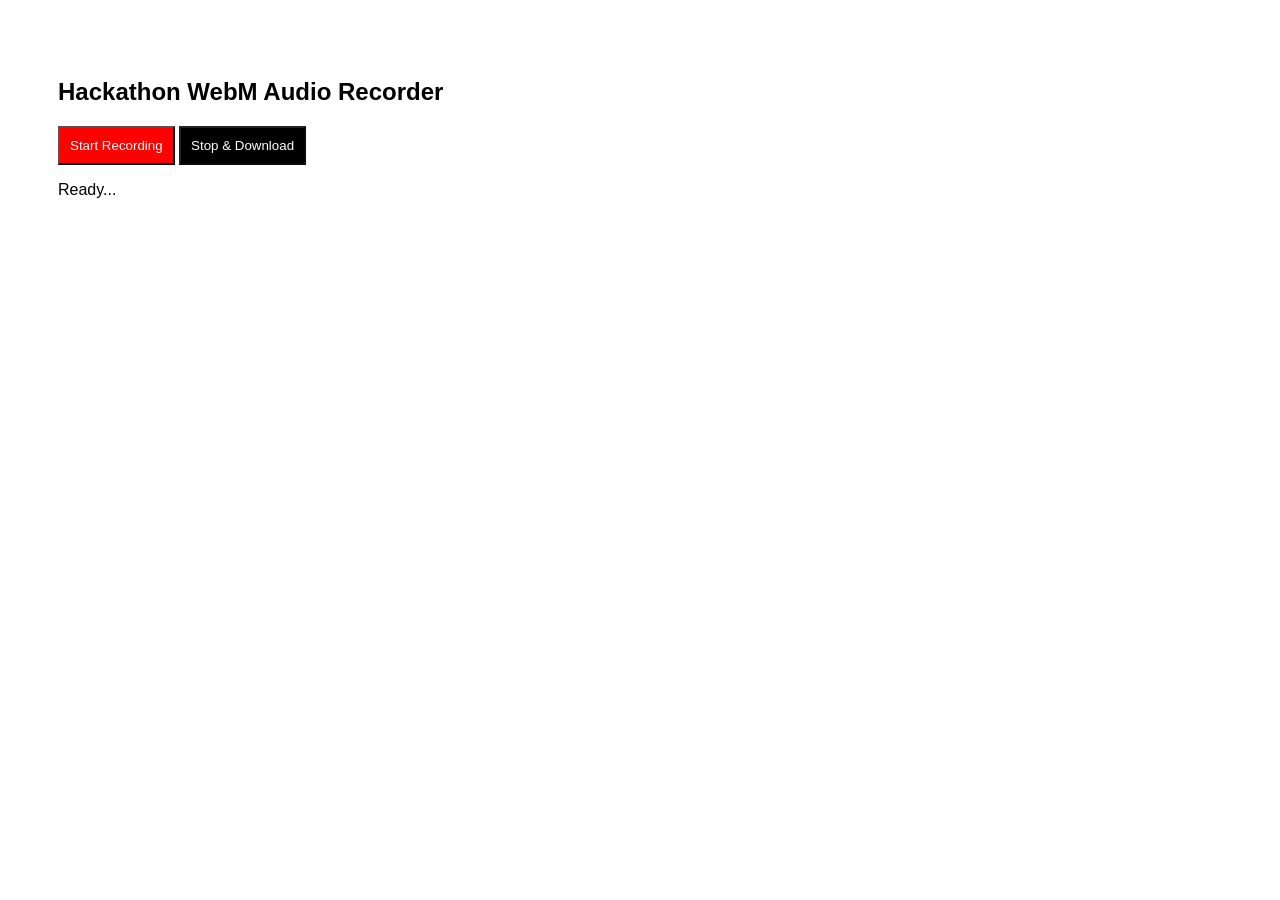
<file: backend/index.html>
<!DOCTYPE html>
<html>
<head>
    <title>SmartScribe WebM Recorder</title>
</head>
<body style="font-family: sans-serif; padding: 50px;">
    <h2>Hackathon WebM Audio Recorder</h2>
    <button id="start" style="padding: 10px; background: red; color: white;">Start Recording</button>
    <button id="stop" style="padding: 10px; background: black; color: white;" disabled>Stop & Download</button>
    <p id="status">Ready...</p>

    <script>
        let mediaRecorder;
        let audioChunks = [];

        document.getElementById('start').onclick = async () => {
            const stream = await navigator.mediaDevices.getUserMedia({ audio: true });
            mediaRecorder = new MediaRecorder(stream);
            
            mediaRecorder.ondataavailable = e => audioChunks.push(e.data);
            mediaRecorder.onstop = () => {
                const audioBlob = new Blob(audioChunks, { type: 'audio/webm' });
                const audioUrl = URL.createObjectURL(audioBlob);
                const a = document.createElement('a');
                a.href = audioUrl;
                a.download = 'smartscribe_test.webm';
                a.click();
                audioChunks = []; // reset
            };

            mediaRecorder.start();
            document.getElementById('start').disabled = true;
            document.getElementById('stop').disabled = false;
            document.getElementById('status').innerText = "Recording... Speak into your mic!";
        };

        document.getElementById('stop').onclick = () => {
            mediaRecorder.stop();
            document.getElementById('start').disabled = false;
            document.getElementById('stop').disabled = true;
            document.getElementById('status').innerText = "Downloaded 'smartscribe_test.webm'!";
        };
    </script>
</body>
</html>
</file>
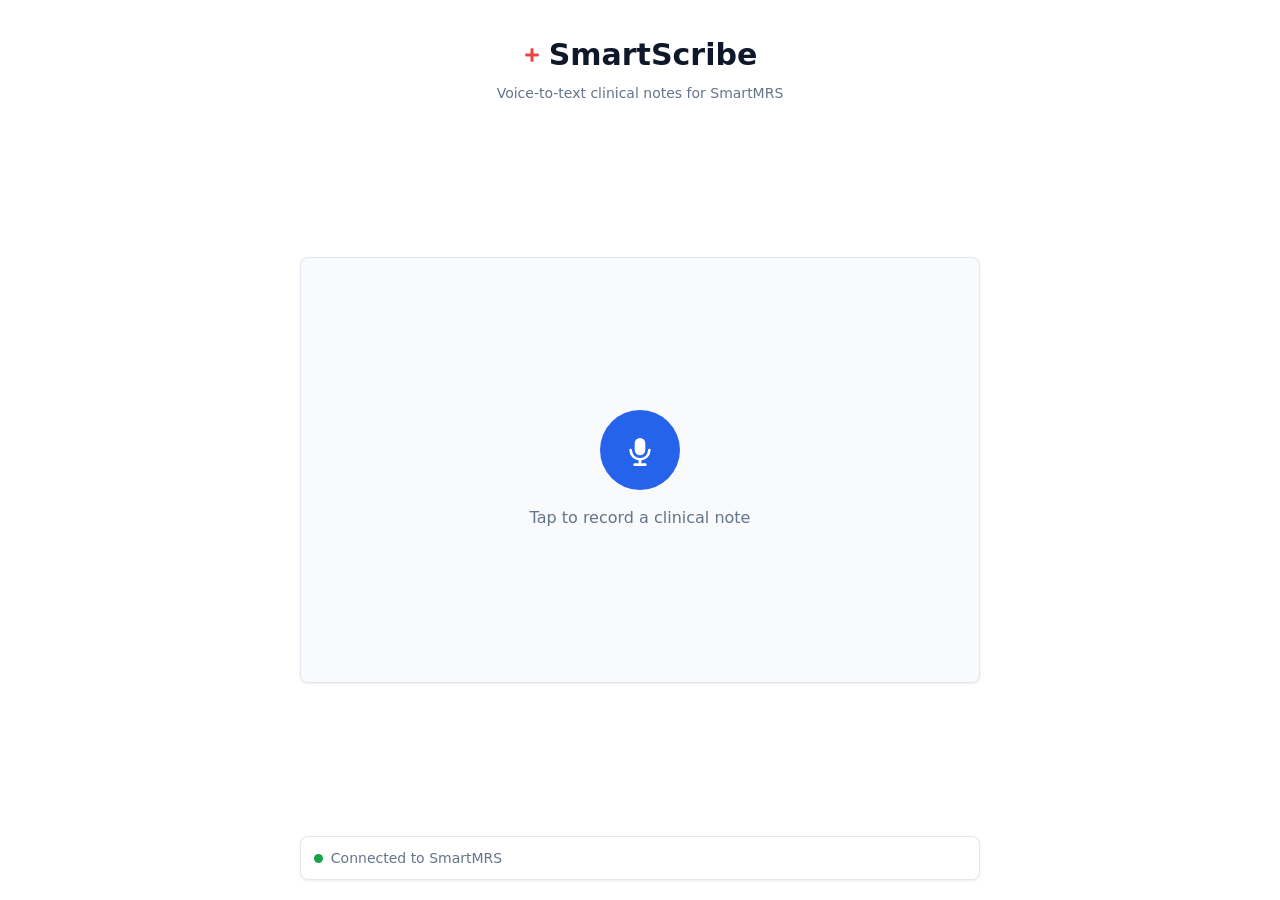
<file: frontend/index.html>
﻿<!DOCTYPE html>
<html lang="en">
<head>
  <meta charset="UTF-8" />
  <meta name="viewport" content="width=device-width, initial-scale=1.0" />
  <title>SmartScribe</title>
  <link rel="stylesheet" href="style.css" />
</head>
<body>
  <header class="app-header" aria-label="SmartScribe header">
    <div class="wordmark-row">
      <svg class="cross-icon" viewBox="0 0 24 24" aria-hidden="true" focusable="false">
        <rect x="10" y="3" width="4" height="18" rx="1"></rect>
        <rect x="3" y="10" width="18" height="4" rx="1"></rect>
      </svg>
      <h1>SmartScribe</h1>
    </div>
    <p class="tagline">Voice-to-text clinical notes for SmartMRS</p>
  </header>

  <main class="app-main" aria-label="SmartScribe main content">
    <section id="state-ready" class="state-card" aria-labelledby="ready-title">
      <h2 id="ready-title" class="visually-hidden">Ready state</h2>
      <div class="hero-wrap">
        <button id="start-btn" class="mic-btn" type="button" aria-label="Start recording">
          <svg viewBox="0 0 24 24" aria-hidden="true" focusable="false">
            <path d="M12 3a4 4 0 0 0-4 4v5a4 4 0 0 0 8 0V7a4 4 0 0 0-4-4Zm7 8a1 1 0 0 0-1 1 6 6 0 0 1-12 0 1 1 0 1 0-2 0 8 8 0 0 0 7 7.94V22H8a1 1 0 1 0 0 2h8a1 1 0 1 0 0-2h-3v-2.06A8 8 0 0 0 20 12a1 1 0 0 0-1-1Z"></path>
          </svg>
        </button>
        <p class="hint-text">Tap to record a clinical note</p>
      </div>
    </section>

    <section id="state-recording" class="state-card is-hidden" aria-labelledby="recording-title">
      <h2 id="recording-title" class="visually-hidden">Recording state</h2>
      <div class="hero-wrap">
        <button id="stop-btn" class="mic-btn stop-btn" type="button" aria-label="Stop recording">
          <svg viewBox="0 0 24 24" aria-hidden="true" focusable="false">
            <rect x="6" y="6" width="12" height="12" rx="1.5"></rect>
          </svg>
        </button>
        <div class="recording-row" aria-live="off">
          <span class="recording-dot" aria-hidden="true"></span>
          <span id="recording-timer" class="recording-timer">00:00</span>
          <span class="recording-text">Recording...</span>
        </div>
      </div>
    </section>

    <section id="state-review" class="state-card compact is-hidden" aria-labelledby="review-heading">
      <h2 id="review-heading">Review your note</h2>
      <p class="review-subtext">Edit for accuracy before submitting to SmartMRS</p>

      <div id="transcribe-loading" class="loading-wrap is-hidden" role="status" aria-live="polite">
        <p class="loading-label">Transcribing your note...</p>
        <div class="skeleton-line"></div>
        <div class="skeleton-line short"></div>
        <div class="skeleton-line"></div>
      </div>

      <div id="transcribe-error" class="inline-banner error is-hidden" role="alert">
        <p id="transcribe-error-text">Transcription failed.</p>
        <div class="inline-actions">
          <button id="retry-transcribe-btn" type="button" class="btn-secondary" aria-label="Retry transcription">Retry</button>
          <button id="rerecord-from-error-btn" type="button" class="btn-secondary" aria-label="Re-record note">Re-record</button>
        </div>
      </div>

      <div id="editor-wrap" class="editor-wrap is-hidden">
        <label for="note-textarea" class="input-label">Clinical note</label>
        <textarea id="note-textarea" rows="10" aria-label="Transcribed clinical note edit before submitting"></textarea>
        <div class="meta-row" aria-live="polite">
          <p id="word-count">0 words</p>
          <p id="char-count">0 characters</p>
        </div>

        <div class="action-row">
          <button id="rerecord-btn" type="button" class="btn-secondary" aria-label="Discard this note and record again">Re-record</button>
          <button id="submit-btn" type="button" class="btn-primary" aria-label="Submit note to SmartMRS">
            <span id="submit-btn-content">Submit to SmartMRS</span>
          </button>
        </div>
      </div>

      <div id="submit-error" class="inline-banner error is-hidden" role="alert">
        Could not reach SmartMRS. Note saved locally and will sync when reconnected.
      </div>

      <div id="submit-success" class="inline-banner success is-hidden" role="status" aria-live="polite">
        <p><strong>Saved to SmartMRS</strong></p>
        <p id="success-time"></p>
      </div>
    </section>

    <section id="pending-note-banner" class="pending-banner is-hidden" role="status" aria-live="polite">
      <p>You have an unsaved note from a previous session.</p>
      <div class="inline-actions">
        <button id="view-pending-btn" type="button" class="btn-secondary" aria-label="View unsaved note">View</button>
        <button id="discard-pending-btn" type="button" class="btn-secondary" aria-label="Discard unsaved note">Discard</button>
      </div>
    </section>

    <section id="global-banner" class="inline-banner info is-hidden" role="status" aria-live="polite"></section>

    <p id="live-region" class="visually-hidden" aria-live="polite"></p>
  </main>

  <footer class="app-footer" aria-label="SmartScribe status">
    <div class="status-bar" id="connection-status">
      <span class="status-dot" aria-hidden="true"></span>
      <p id="status-text">Connected to SmartMRS</p>
    </div>
  </footer>

  <script src="app.js"></script>
</body>
</html>
</file>
<file: frontend/style.css>
﻿:root {
  --color-bg: #ffffff;
  --color-surface: #f8fafc;
  --color-border: #e2e8f0;
  --color-text-primary: #0f172a;
  --color-text-muted: #64748b;
  --color-accent: #2563eb;
  --color-accent-hover: #1d4ed8;
  --color-danger: #ef4444;
  --color-danger-light: #fef2f2;
  --color-success: #16a34a;
  --color-success-light: #f0fdf4;
  --color-recording: #dc2626;
  --color-amber: #b45309;
  --color-amber-light: #fffbeb;

  --text-xs: 0.75rem;
  --text-sm: 0.875rem;
  --text-base: 1rem;
  --text-lg: 1.125rem;
  --text-xl: 1.25rem;
  --text-2xl: 1.5rem;
  --text-3xl: 1.875rem;

  --radius-card: 8px;
  --radius-control: 6px;
  --shadow-sm: 0 1px 3px rgba(0, 0, 0, 0.08);
  --fade-fast: 150ms;
}

* {
  box-sizing: border-box;
}

body {
  margin: 0;
  min-height: 100vh;
  font-family: system-ui, -apple-system, Segoe UI, sans-serif;
  font-size: var(--text-base);
  line-height: 1.5;
  color: var(--color-text-primary);
  background: var(--color-bg);
  display: flex;
  flex-direction: column;
}

h1,
h2,
p {
  margin: 0;
}

button,
textarea {
  font: inherit;
}

button {
  min-height: 44px;
  min-width: 44px;
  border-radius: var(--radius-control);
  border: 1px solid transparent;
  cursor: pointer;
}

button:disabled {
  cursor: not-allowed;
  opacity: 0.7;
}

button:focus-visible,
textarea:focus-visible {
  outline: 2px solid var(--color-accent);
  outline-offset: 2px;
}

.app-header,
.app-main,
.app-footer {
  width: min(680px, 100% - 2.5rem);
  margin-inline: auto;
}

.app-header {
  padding-top: 2rem;
  text-align: center;
}

.wordmark-row {
  display: inline-flex;
  align-items: center;
  justify-content: center;
  gap: 0.5rem;
}

.wordmark-row h1 {
  font-size: var(--text-3xl);
  font-weight: 700;
}

.cross-icon {
  width: 18px;
  height: 18px;
  fill: var(--color-danger);
}

.tagline {
  margin-top: 0.35rem;
  color: var(--color-text-muted);
  font-size: var(--text-sm);
}

.app-main {
  flex: 1;
  display: flex;
  flex-direction: column;
  justify-content: center;
  padding: 1.5rem 0;
}

.state-card {
  background: var(--color-surface);
  border: 1px solid var(--color-border);
  border-radius: var(--radius-card);
  box-shadow: var(--shadow-sm);
  padding: 2rem;
  opacity: 1;
  transition: opacity var(--fade-fast) ease;
}

.state-card.compact {
  padding: 1.5rem;
}

.is-hidden {
  display: none;
}

.hero-wrap {
  min-height: 360px;
  display: flex;
  flex-direction: column;
  align-items: center;
  justify-content: center;
  text-align: center;
}

.mic-btn {
  width: 80px;
  height: 80px;
  border-radius: 50%;
  border: 0;
  display: inline-flex;
  align-items: center;
  justify-content: center;
  background: var(--color-accent);
  color: #ffffff;
  position: relative;
}

.mic-btn:hover {
  background: var(--color-accent-hover);
}

.mic-btn svg {
  width: 32px;
  height: 32px;
  fill: currentColor;
}

.hint-text {
  margin-top: 1rem;
  color: var(--color-text-muted);
}

.stop-btn {
  background: var(--color-danger);
}

.stop-btn:hover {
  background: #dc2626;
}

.stop-btn svg {
  width: 28px;
  height: 28px;
}

.stop-btn::after {
  content: "";
  position: absolute;
  inset: -5px;
  border-radius: 50%;
  box-shadow: 0 0 0 3px rgba(220, 38, 38, 0.35);
  opacity: 0.6;
  animation: recordingPulse 1.4s ease-in-out infinite;
}

@keyframes recordingPulse {
  0% {
    opacity: 0.6;
  }
  50% {
    opacity: 1;
  }
  100% {
    opacity: 0.6;
  }
}

.recording-row {
  margin-top: 1rem;
  display: inline-flex;
  align-items: center;
  gap: 0.45rem;
  color: var(--color-text-primary);
}

.recording-dot {
  width: 8px;
  height: 8px;
  border-radius: 50%;
  background: var(--color-recording);
}

.recording-timer {
  font-weight: 600;
  font-variant-numeric: tabular-nums;
}

.review-subtext {
  margin-top: 0.25rem;
  color: var(--color-text-muted);
  font-size: var(--text-sm);
}

.loading-wrap {
  margin-top: 1rem;
}

.loading-label {
  margin-bottom: 0.75rem;
  color: var(--color-text-muted);
  font-size: var(--text-sm);
}

.skeleton-line {
  height: 14px;
  border-radius: 8px;
  background: #e5e7eb;
  margin-bottom: 0.6rem;
  animation: skeletonPulse 1.4s ease-in-out infinite;
}

.skeleton-line.short {
  width: 65%;
}

@keyframes skeletonPulse {
  0% {
    opacity: 0.72;
  }
  50% {
    opacity: 1;
  }
  100% {
    opacity: 0.72;
  }
}

.editor-wrap {
  margin-top: 1rem;
}

.input-label {
  display: block;
  font-size: var(--text-sm);
  font-weight: 600;
  margin-bottom: 0.45rem;
}

#note-textarea {
  width: 100%;
  min-height: 180px;
  resize: vertical;
  border: 1px solid var(--color-border);
  border-radius: var(--radius-control);
  padding: 0.75rem;
  font-family: ui-monospace, SFMono-Regular, Menlo, Consolas, monospace;
  font-size: var(--text-base);
  line-height: 1.4;
}

.meta-row {
  margin-top: 0.5rem;
  display: flex;
  justify-content: space-between;
  gap: 1rem;
  color: var(--color-text-muted);
  font-size: var(--text-sm);
}

.action-row {
  margin-top: 1rem;
  display: flex;
  justify-content: space-between;
  gap: 0.75rem;
}

.btn-secondary,
.btn-primary {
  padding: 0.6rem 0.9rem;
  font-size: var(--text-sm);
  font-weight: 600;
}

.btn-secondary {
  border-color: var(--color-border);
  background: #ffffff;
  color: var(--color-text-primary);
}

.btn-secondary:hover {
  background: #f8fafc;
}

.btn-primary {
  border-color: var(--color-accent);
  background: var(--color-accent);
  color: #ffffff;
}

.btn-primary:hover {
  background: var(--color-accent-hover);
}

.btn-spinner {
  width: 14px;
  height: 14px;
  border: 2px solid rgba(255, 255, 255, 0.5);
  border-top-color: #ffffff;
  border-radius: 50%;
  display: inline-block;
  vertical-align: middle;
  margin-right: 0.35rem;
  animation: spinnerRotate 0.9s linear infinite;
}

@keyframes spinnerRotate {
  to {
    transform: rotate(360deg);
  }
}

.inline-banner,
.pending-banner {
  margin-top: 1rem;
  border-radius: var(--radius-card);
  border: 1px solid;
  padding: 0.8rem;
  font-size: var(--text-sm);
}

.inline-banner.error {
  background: var(--color-danger-light);
  border-color: #fecaca;
  color: #991b1b;
}

.inline-banner.success {
  background: var(--color-success-light);
  border-color: #bbf7d0;
  color: #166534;
}

.inline-banner.info,
.pending-banner {
  background: var(--color-amber-light);
  border-color: #fde68a;
  color: var(--color-amber);
}

.inline-actions {
  margin-top: 0.5rem;
  display: flex;
  flex-wrap: wrap;
  gap: 0.5rem;
}

.inline-actions .btn-secondary {
  background: transparent;
}

.app-footer {
  padding-bottom: 1.25rem;
}

.status-bar {
  border: 1px solid var(--color-border);
  border-radius: var(--radius-card);
  background: #ffffff;
  box-shadow: var(--shadow-sm);
  padding: 0.65rem 0.8rem;
  display: flex;
  align-items: center;
  gap: 0.5rem;
  color: var(--color-text-muted);
  font-size: var(--text-sm);
}

.status-dot {
  width: 9px;
  height: 9px;
  border-radius: 50%;
  background: var(--color-success);
}

.status-dot.is-amber {
  background: #d97706;
}

.visually-hidden {
  position: absolute;
  width: 1px;
  height: 1px;
  padding: 0;
  margin: -1px;
  overflow: hidden;
  clip: rect(0, 0, 0, 0);
  white-space: nowrap;
  border: 0;
}

@media (max-width: 640px) {
  .app-header,
  .app-main,
  .app-footer {
    width: min(680px, 100% - 2.5rem);
  }

  .app-header {
    padding-top: 1.25rem;
  }

  .state-card {
    padding: 1.25rem;
  }

  .hero-wrap {
    min-height: 300px;
  }

  .action-row {
    flex-direction: column;
  }

  .btn-secondary,
  .btn-primary {
    width: 100%;
  }
}
</file>
